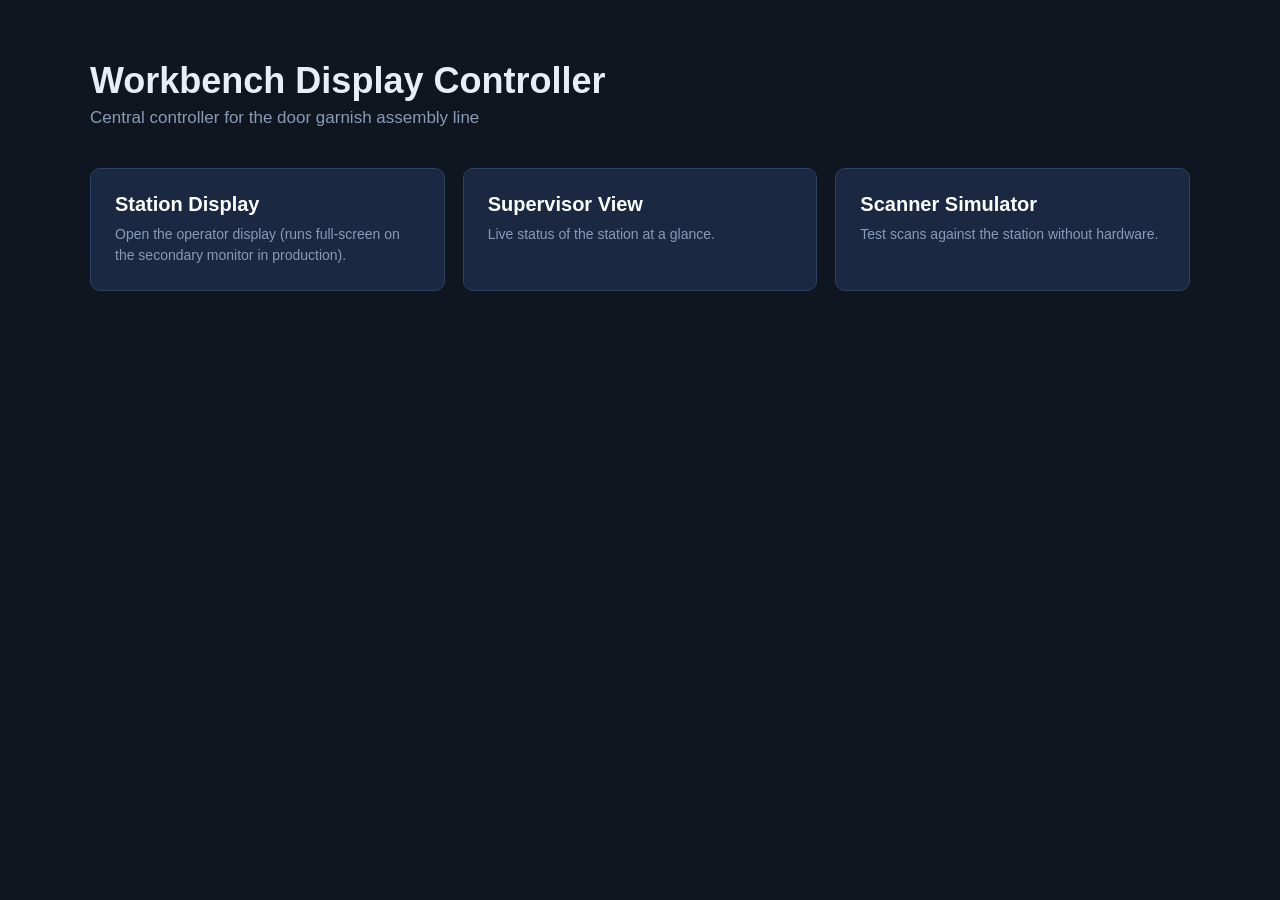
<file: static/index.html>
<!DOCTYPE html>
<html lang="en">
<head>
  <meta charset="UTF-8" />
  <title>Workbench Display Controller</title>
  <link rel="stylesheet" href="/static/style.css" />
</head>
<body class="page-index">
  <div class="index-wrap">
    <h1>Workbench Display Controller</h1>
    <p class="tagline">Central controller for the door garnish assembly line</p>

    <div class="index-grid">
      <a class="index-card" href="/station/WB-01">
        <h2>Station Display</h2>
        <p>Open the operator display (runs full-screen on the secondary monitor in production).</p>
      </a>
      <a class="index-card" href="/supervisor">
        <h2>Supervisor View</h2>
        <p>Live status of the station at a glance.</p>
      </a>
      <a class="index-card" href="/simulator">
        <h2>Scanner Simulator</h2>
        <p>Test scans against the station without hardware.</p>
      </a>
    </div>
  </div>
</body>
</html>
</file>
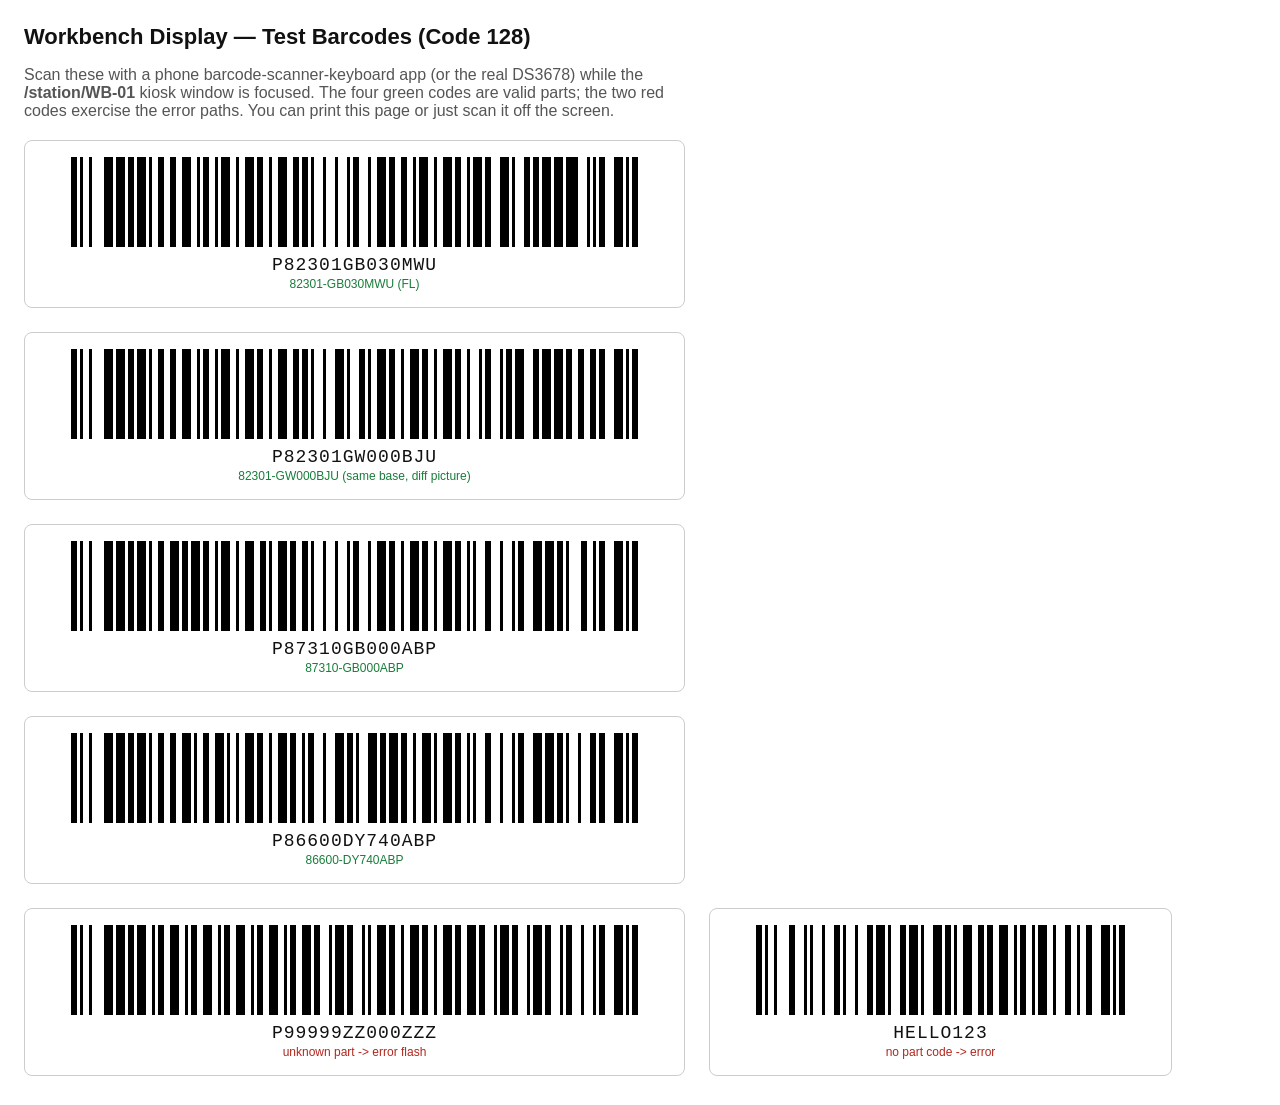
<file: static/barcodes.html>
<!DOCTYPE html>
<html lang="en">
<head>
  <meta charset="UTF-8" />
  <title>Test Barcodes</title>
  <style>
    body { font-family: Arial, sans-serif; background: #fff; color: #111; margin: 24px; }
    h1 { font-size: 22px; }
    p.note { color: #555; max-width: 640px; }
    .grid { display: flex; flex-wrap: wrap; gap: 24px; margin-top: 20px; }
    .card { border: 1px solid #ccc; border-radius: 8px; padding: 16px; text-align: center; background: #fff; }
    .card canvas { display: block; }
    .code { font-family: monospace; font-size: 18px; margin-top: 8px; letter-spacing: 1px; }
    .label { font-size: 12px; color: #666; margin-top: 2px; }
    .valid .label { color: #187d3a; }
    .err .label { color: #b3261e; }
    @media print { .note, h1 { }
      .card { break-inside: avoid; } }
  </style>
</head>
<body>
  <h1>Workbench Display — Test Barcodes (Code 128)</h1>
  <p class="note">
    Scan these with a phone barcode-scanner-keyboard app (or the real DS3678)
    while the <b>/station/WB-01</b> kiosk window is focused. The four green
    codes are valid parts; the two red codes exercise the error paths. You can
    print this page or just scan it off the screen.
  </p>
  <div class="grid" id="grid"></div>

  <script>
    // ---- Minimal Code 128 (Code Set B) encoder -> canvas ----
    // Patterns 0..106; each is bar/space widths, first element is a bar.
    const PATTERNS = ["212222","222122","222221","121223","121322","131222","122213","122312","132212","221213","221312","231212","112232","122132","122231","113222","123122","123221","223211","221132","221231","213212","223112","312131","311222","321122","321221","312212","322112","322211","212123","212321","232121","111323","131123","131321","112313","132113","132311","211313","231113","231311","112133","112331","132131","113123","113321","133121","313121","211331","231131","213113","213311","213131","311123","311321","331121","312113","312311","332111","314111","221411","431111","111224","111422","121124","121421","141122","141221","112214","112412","122114","122411","142112","142211","241211","221114","413111","241112","134111","111242","121142","121241","114212","124112","124211","411212","421112","421211","212141","214121","412121","111143","111341","131141","114113","114311","411113","411311","113141","114131","311141","411131","211412","211214","211232","2331112"];
    const START_B = 104, STOP = 106;

    function encode128B(text) {
      const values = [START_B];
      let sum = START_B;
      for (let i = 0; i < text.length; i++) {
        const v = text.charCodeAt(i) - 32; // Code Set B: printable ASCII 32..126
        values.push(v);
        sum += v * (i + 1);
      }
      values.push(sum % 103); // checksum
      values.push(STOP);
      // Build module string (1 = bar, 0 = space)
      let modules = "";
      for (const val of values) {
        const p = PATTERNS[val];
        let bar = true;
        for (const ch of p) {
          const w = parseInt(ch, 10);
          modules += (bar ? "1" : "0").repeat(w);
          bar = !bar;
        }
      }
      return modules; // stop pattern already includes the final bar
    }

    function drawBarcode(canvas, text, moduleW, height) {
      const modules = encode128B(text);
      const quiet = 10;
      canvas.width = (modules.length + quiet * 2) * moduleW;
      canvas.height = height;
      const ctx = canvas.getContext("2d");
      ctx.fillStyle = "#fff";
      ctx.fillRect(0, 0, canvas.width, canvas.height);
      ctx.fillStyle = "#000";
      let x = quiet * moduleW;
      for (const m of modules) {
        if (m === "1") ctx.fillRect(x, 0, moduleW, height);
        x += moduleW;
      }
    }

    // Real H/KMC part-number field values (DI "P" + part number). The server
    // extracts the leading 5-digit group (87310 etc.) to pick the spec image.
    // Real part-number field values from the client's DS3678 scans. The server
    // now keys on the FULL 13-char part number after "P", so the two 82301
    // variants below show DIFFERENT pictures.
    const codes = [
      { code: "P82301GB030MWU", label: "82301-GB030MWU (FL)", cls: "valid" },
      { code: "P82301GW000BJU", label: "82301-GW000BJU (same base, diff picture)", cls: "valid" },
      { code: "P87310GB000ABP", label: "87310-GB000ABP", cls: "valid" },
      { code: "P86600DY740ABP", label: "86600-DY740ABP", cls: "valid" },
      { code: "P99999ZZ000ZZZ", label: "unknown part -> error flash", cls: "err" },
      { code: "HELLO123",       label: "no part code -> error", cls: "err" },
    ];

    const grid = document.getElementById("grid");
    for (const c of codes) {
      const card = document.createElement("div");
      card.className = "card " + c.cls;
      const cv = document.createElement("canvas");
      card.appendChild(cv);
      const code = document.createElement("div");
      code.className = "code";
      code.textContent = c.code;
      const lab = document.createElement("div");
      lab.className = "label";
      lab.textContent = c.label;
      card.appendChild(code);
      card.appendChild(lab);
      grid.appendChild(card);
      drawBarcode(cv, c.code, 3, 90);
    }
  </script>
</body>
</html>
</file>
<file: static/style.css>
/* ==========================================
   Reset + base
   ========================================== */
* { box-sizing: border-box; margin: 0; padding: 0; }

html, body {
  width: 100%;
  min-height: 100%;
  font-family: -apple-system, "Segoe UI", Roboto, "Helvetica Neue", Arial, sans-serif;
  background: #0f1620;
  color: #e8eef5;
  -webkit-font-smoothing: antialiased;
}

/* ==========================================
   Station display page (kiosk, full-screen)
   ========================================== */
body:not([class]) { overflow: hidden; user-select: none; cursor: none; }

.screen {
  position: fixed; inset: 0;
  display: none;
  align-items: center; justify-content: center;
  flex-direction: column;
}
.screen.active { display: flex; }

/* ---- idle ---- */
#screen-idle {
  background: radial-gradient(circle at center, #1a2842 0%, #0f1620 70%);
}
.idle-inner { text-align: center; color: #cfd8e3; }

.station-badge {
  display: inline-block;
  padding: 8px 18px;
  border: 1px solid #3a4c68;
  border-radius: 999px;
  color: #7ea0d6;
  font-size: 14px; font-weight: 600;
  letter-spacing: 3px;
  margin-bottom: 40px;
}
.station-badge span { color: #fff; }

.idle-icon { color: #4a6b9a; margin-bottom: 30px; opacity: 0.6; }

#screen-idle h1 {
  font-size: 56px; font-weight: 600; color: #fff;
  margin-bottom: 16px; letter-spacing: -1px;
}
.subtitle { font-size: 22px; color: #8a9bb5; margin-bottom: 60px; }

.pulse-dot {
  width: 14px; height: 14px; border-radius: 50%;
  background: #3fa9f5; margin: 0 auto;
  animation: pulse 1.6s ease-in-out infinite;
  box-shadow: 0 0 20px #3fa9f5;
}
@keyframes pulse {
  0%, 100% { opacity: 1; transform: scale(1); }
  50%      { opacity: 0.4; transform: scale(1.4); }
}

/* ---- display ---- */
#screen-display { background: #fff; color: #0f1620; }

.display-header {
  position: absolute; top: 0; left: 0; right: 0;
  padding: 16px 30px; background: #1f3a68; color: #fff;
  display: flex; align-items: center; gap: 30px; z-index: 10;
}
.part-code {
  font-size: 26px; font-weight: 700; letter-spacing: 1px;
  background: rgba(255,255,255,0.15);
  padding: 6px 16px; border-radius: 6px;
}
.part-desc { font-size: 20px; color: #cfd8e3; flex: 1; }
.station-tag { font-size: 15px; color: #8fb0e0; letter-spacing: 2px; }

.image-wrap {
  width: 100%; height: 100%;
  padding: 80px 40px 60px 40px;
  display: flex; align-items: center; justify-content: center;
  background: #f4f6fa;
}
#specImage {
  max-width: 100%; max-height: 100%;
  object-fit: contain;
  box-shadow: 0 4px 20px rgba(0,0,0,0.1);
}

.footer-hint {
  position: absolute; bottom: 0; left: 0; right: 0;
  padding: 12px; text-align: center;
  background: #eef1f6; color: #5a6b85;
  font-size: 16px; letter-spacing: 1px;
}

/* ---- error ---- */
#screen-error {
  background: radial-gradient(circle at center, #6d1a1a 0%, #3d0f0f 80%);
  animation: errorFlash 0.6s ease-out;
}
@keyframes errorFlash {
  0%   { background: #ff2020; }
  100% { background: radial-gradient(circle at center, #6d1a1a 0%, #3d0f0f 80%); }
}
.error-inner { text-align: center; color: #fff; }
.error-icon {
  width: 140px; height: 140px; border-radius: 50%;
  background: #ff3838; color: #fff;
  font-size: 96px; font-weight: 900; line-height: 140px;
  margin: 0 auto 40px auto;
  box-shadow: 0 0 60px rgba(255, 56, 56, 0.6);
}
#screen-error h1 { font-size: 60px; font-weight: 700; margin-bottom: 20px; }
.error-detail { font-size: 26px; color: #ffcccc; margin-bottom: 30px; font-family: 'Courier New', monospace; }
.error-hint { font-size: 20px; color: #ffe6e6; opacity: 0.9; }

/* ---- complete ---- */
#screen-complete {
  background: radial-gradient(circle at center, #1c6b3a 0%, #0e3b1f 80%);
  animation: completeFlash 0.6s ease-out;
}
@keyframes completeFlash {
  0%   { background: #2ea658; }
  100% { background: radial-gradient(circle at center, #1c6b3a 0%, #0e3b1f 80%); }
}
.complete-inner { text-align: center; color: #fff; }
.check-circle {
  width: 200px; height: 200px; border-radius: 50%;
  background: rgba(255,255,255,0.15);
  color: #7ee39c; margin: 0 auto 30px auto;
  display: flex; align-items: center; justify-content: center;
  box-shadow: 0 0 60px rgba(126, 227, 156, 0.35);
  animation: checkPop 0.5s ease-out;
}
@keyframes checkPop {
  0% { transform: scale(0.4); opacity: 0; }
  100% { transform: scale(1); opacity: 1; }
}
#screen-complete h1 { font-size: 66px; font-weight: 700; margin-bottom: 20px; letter-spacing: -1px; }
.complete-detail { font-size: 24px; color: #cfe9d8; }

/* ==========================================
   Landing / index page
   ========================================== */
.page-index { overflow: auto; padding: 60px 40px; }
.index-wrap { max-width: 1100px; margin: 0 auto; }
.page-index h1 { font-size: 36px; margin-bottom: 6px; }
.tagline { color: #8a9bb5; margin-bottom: 40px; font-size: 17px; }

.index-grid {
  display: grid;
  grid-template-columns: repeat(auto-fit, minmax(280px, 1fr));
  gap: 18px;
}
.index-card {
  display: block;
  padding: 24px;
  background: #1a2842;
  border: 1px solid #2c4166;
  border-radius: 10px;
  color: inherit; text-decoration: none;
  transition: transform 0.1s ease, border-color 0.15s ease;
}
.index-card:hover {
  border-color: #4a76b8; transform: translateY(-2px);
}
.index-card h2 { font-size: 20px; color: #fff; margin-bottom: 8px; }
.index-card p { color: #8a9bb5; font-size: 14px; line-height: 1.5; }

/* ==========================================
   Simulator page
   ========================================== */
.page-sim { overflow: auto; padding: 40px 30px; }
.sim-wrap { max-width: 1200px; margin: 0 auto; }

.sim-header h1 { font-size: 30px; margin-bottom: 8px; }
.sim-header p { color: #8a9bb5; margin-bottom: 24px; font-size: 15px; }

.sim-quick {
  display: flex; flex-wrap: wrap; align-items: center; gap: 10px;
  padding: 16px 18px; background: #1a2842;
  border: 1px solid #2c4166; border-radius: 10px;
  margin-bottom: 24px;
}
.sim-label { color: #8a9bb5; font-size: 14px; margin-right: 6px; }
.sim-quick button {
  padding: 8px 14px; border: 1px solid #3a4c68;
  background: #223256; color: #e8eef5;
  border-radius: 6px; font-family: 'Courier New', monospace;
  font-size: 13px; cursor: pointer;
  transition: all 0.15s;
}
.sim-quick button:hover { background: #2c4166; border-color: #4a76b8; }
.sim-quick button.selected { background: #1f6bcc; border-color: #4a95e5; color: #fff; }
.sim-quick button.danger { border-color: #6d3a3a; color: #ffb0b0; }
.sim-quick button.danger:hover { background: #4d2020; }

.sim-grid {
  display: grid;
  grid-template-columns: repeat(auto-fit, minmax(280px, 1fr));
  gap: 16px;
  margin-bottom: 30px;
}
.sim-card {
  padding: 22px;
  background: #1a2842;
  border: 1px solid #2c4166;
  border-radius: 10px;
}
.sim-card h3 { font-size: 18px; color: #fff; margin-bottom: 2px; }
.sim-id { color: #7ea0d6; font-size: 12px; letter-spacing: 2px; margin-bottom: 16px; }
.sim-input-row { display: flex; gap: 8px; margin-bottom: 12px; }
.sim-input-row input {
  flex: 1; padding: 8px 12px;
  background: #0f1620; border: 1px solid #3a4c68;
  color: #e8eef5; border-radius: 6px; font-size: 13px;
  font-family: 'Courier New', monospace;
}
.sim-input-row input:focus { outline: none; border-color: #4a76b8; }
.sim-input-row button {
  padding: 8px 18px; background: #1f6bcc;
  color: #fff; border: none; border-radius: 6px;
  font-weight: 600; cursor: pointer;
}
.sim-input-row button:hover { background: #2a7ee5; }
.sim-actions { display: flex; justify-content: flex-end; }
.sim-link {
  color: #7ea0d6; font-size: 13px; text-decoration: none;
}
.sim-link:hover { color: #a0c0f0; }

.sim-console {
  padding: 20px;
  background: #0a0f18;
  border: 1px solid #2c4166;
  border-radius: 10px;
}
.sim-console h3 { font-size: 15px; color: #8a9bb5; margin-bottom: 12px; letter-spacing: 1px; text-transform: uppercase; }
#log {
  font-family: 'Courier New', monospace;
  font-size: 13px; line-height: 1.7;
  max-height: 260px; overflow-y: auto;
}
.log-line { color: #8a9bb5; }
.log-line.ok { color: #7ee39c; }
.log-line.err { color: #ff9090; }

/* ==========================================
   Supervisor page
   ========================================== */
.page-super { overflow: auto; padding: 30px; }
.super-wrap { max-width: 1400px; margin: 0 auto; }
.super-header {
  display: flex; justify-content: space-between; align-items: baseline;
  margin-bottom: 30px;
}
.super-header h1 { font-size: 26px; }
.super-time {
  font-family: 'Courier New', monospace;
  font-size: 32px; color: #7ea0d6;
  letter-spacing: 2px;
}

.super-grid {
  display: grid;
  grid-template-columns: repeat(auto-fit, minmax(300px, 1fr));
  gap: 20px;
}
.super-card {
  padding: 24px;
  background: #1a2842;
  border: 2px solid #2c4166;
  border-radius: 12px;
  transition: all 0.2s ease;
}
.super-card.display { border-color: #1f6bcc; background: #1a2f52; }
.super-card.complete { border-color: #2ea658; background: #1a3a26; animation: superFlash 0.5s ease-out; }
@keyframes superFlash { 0% { background: #2ea658; } 100% { background: #1a3a26; } }

.super-card-header {
  display: flex; justify-content: space-between; align-items: center;
  margin-bottom: 12px;
}
.super-station-id {
  font-size: 12px; color: #7ea0d6; letter-spacing: 2px;
}
.super-state-badge {
  font-size: 11px; padding: 3px 10px; border-radius: 999px;
  background: rgba(126, 160, 214, 0.2); color: #7ea0d6;
  letter-spacing: 1.5px; font-weight: 700;
}
.super-card.display .super-state-badge { background: rgba(31, 107, 204, 0.4); color: #a0c8f5; }
.super-card.complete .super-state-badge { background: rgba(46, 166, 88, 0.4); color: #a0e5be; }

.super-card h3 { font-size: 18px; color: #fff; margin-bottom: 16px; font-weight: 500; }
.super-part {
  font-family: 'Courier New', monospace;
  font-size: 28px; font-weight: 700; color: #fff;
  margin-bottom: 8px; letter-spacing: 1px;
}
.super-desc { color: #8a9bb5; font-size: 14px; margin-bottom: 20px; min-height: 20px; }
.super-timer {
  color: #7ea0d6; font-size: 13px; font-family: 'Courier New', monospace;
  min-height: 18px;
}
</file>
